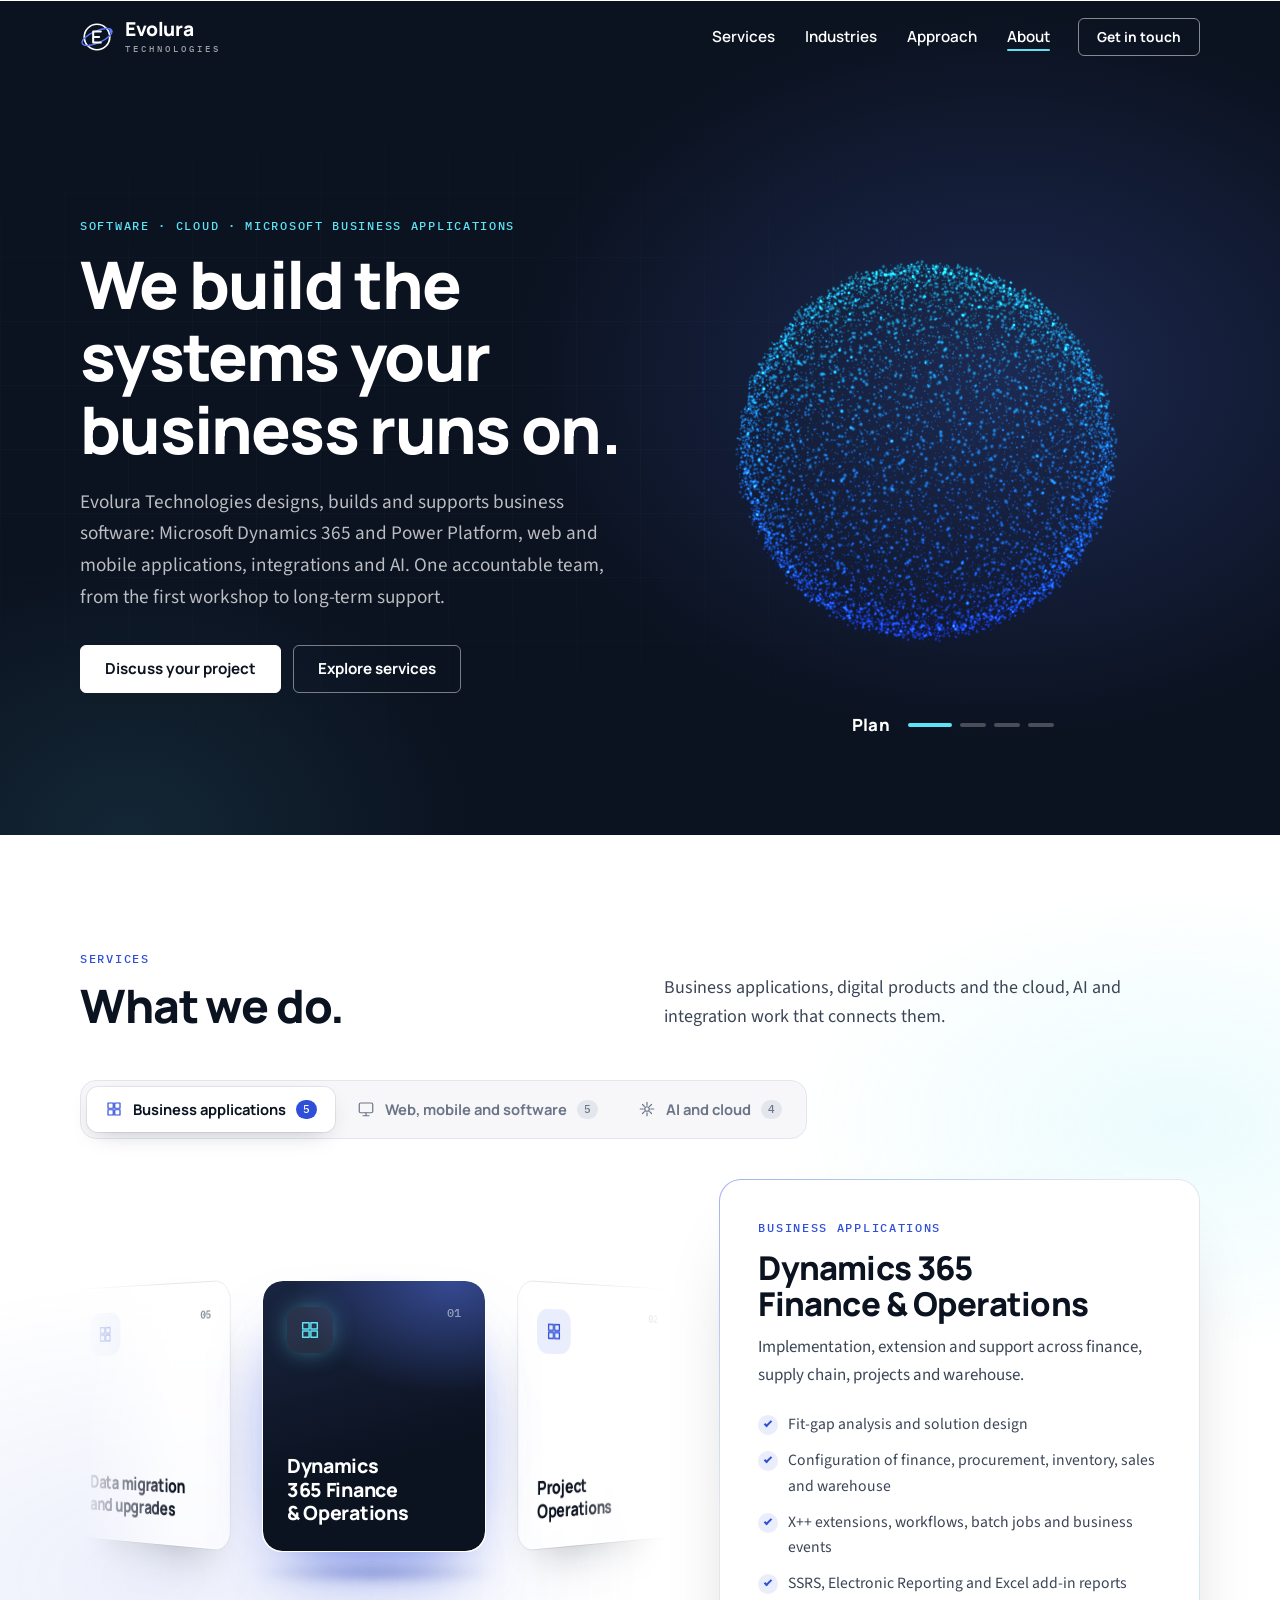
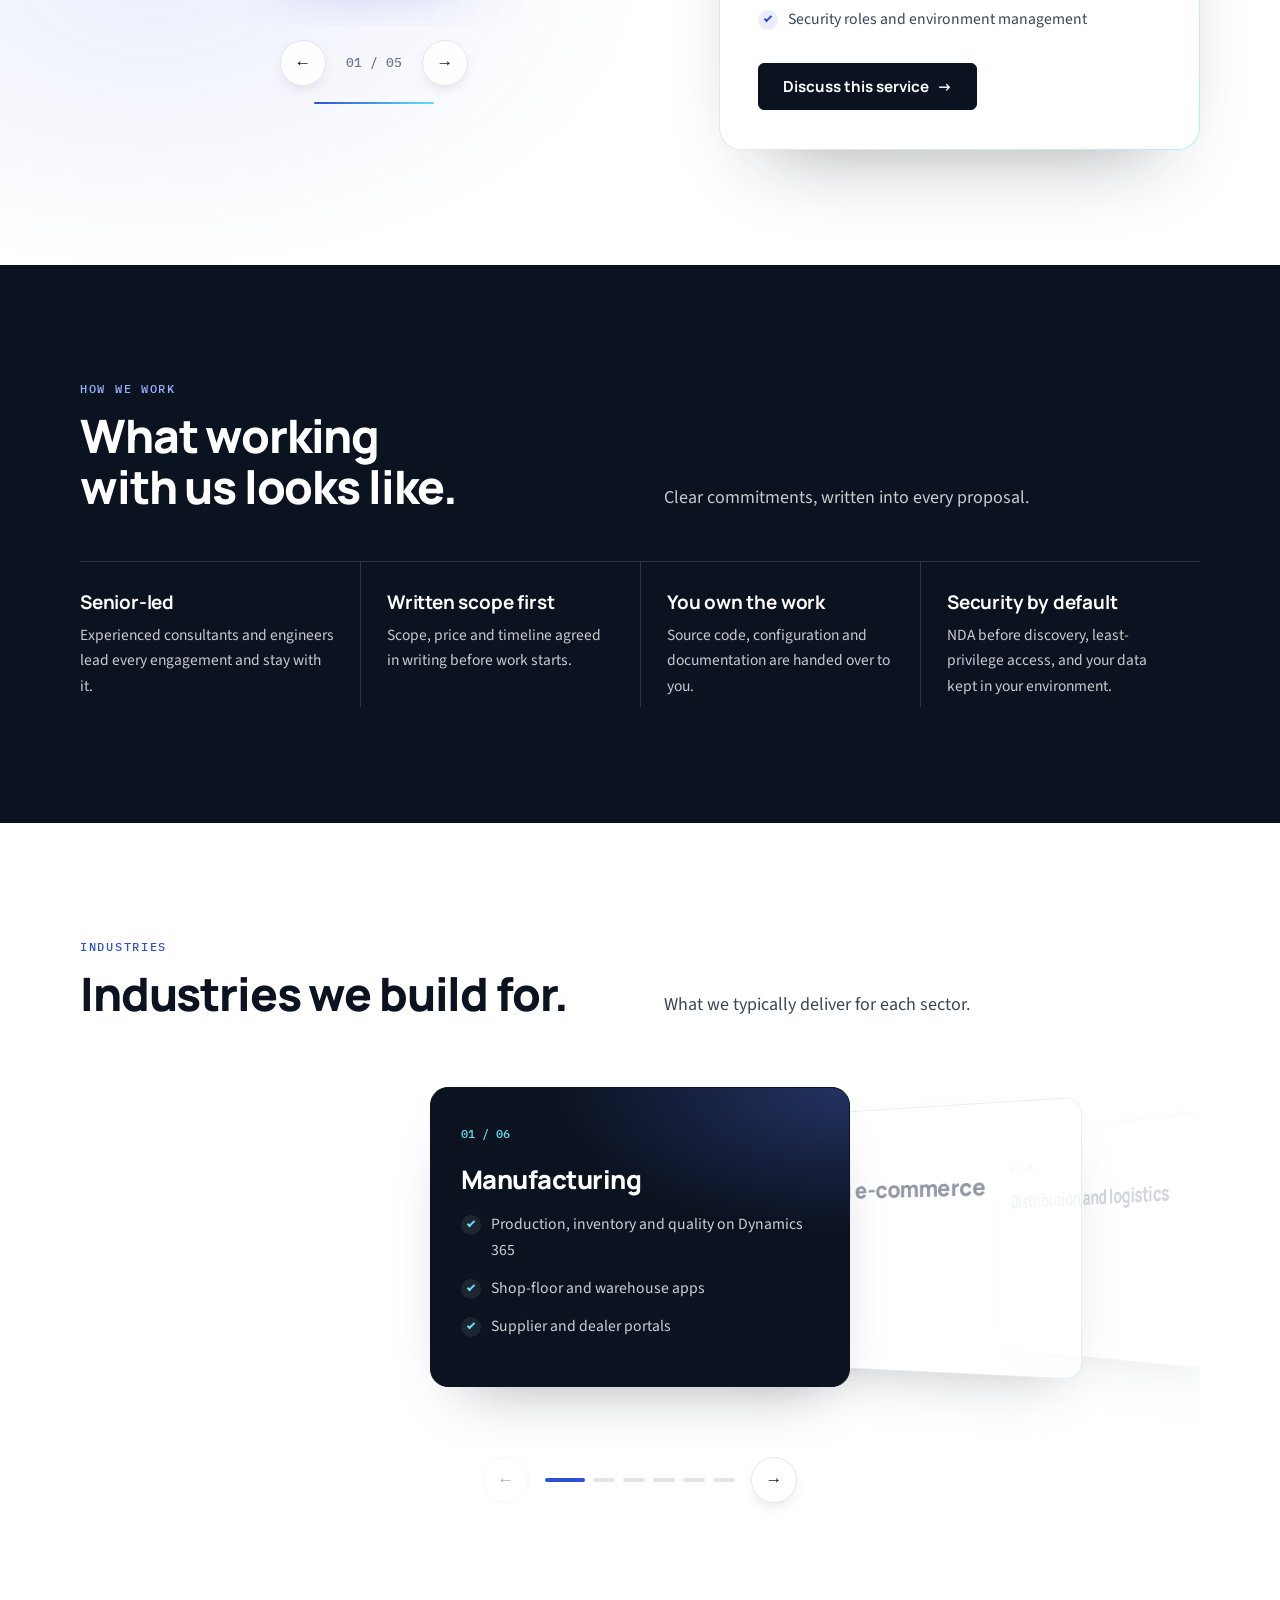
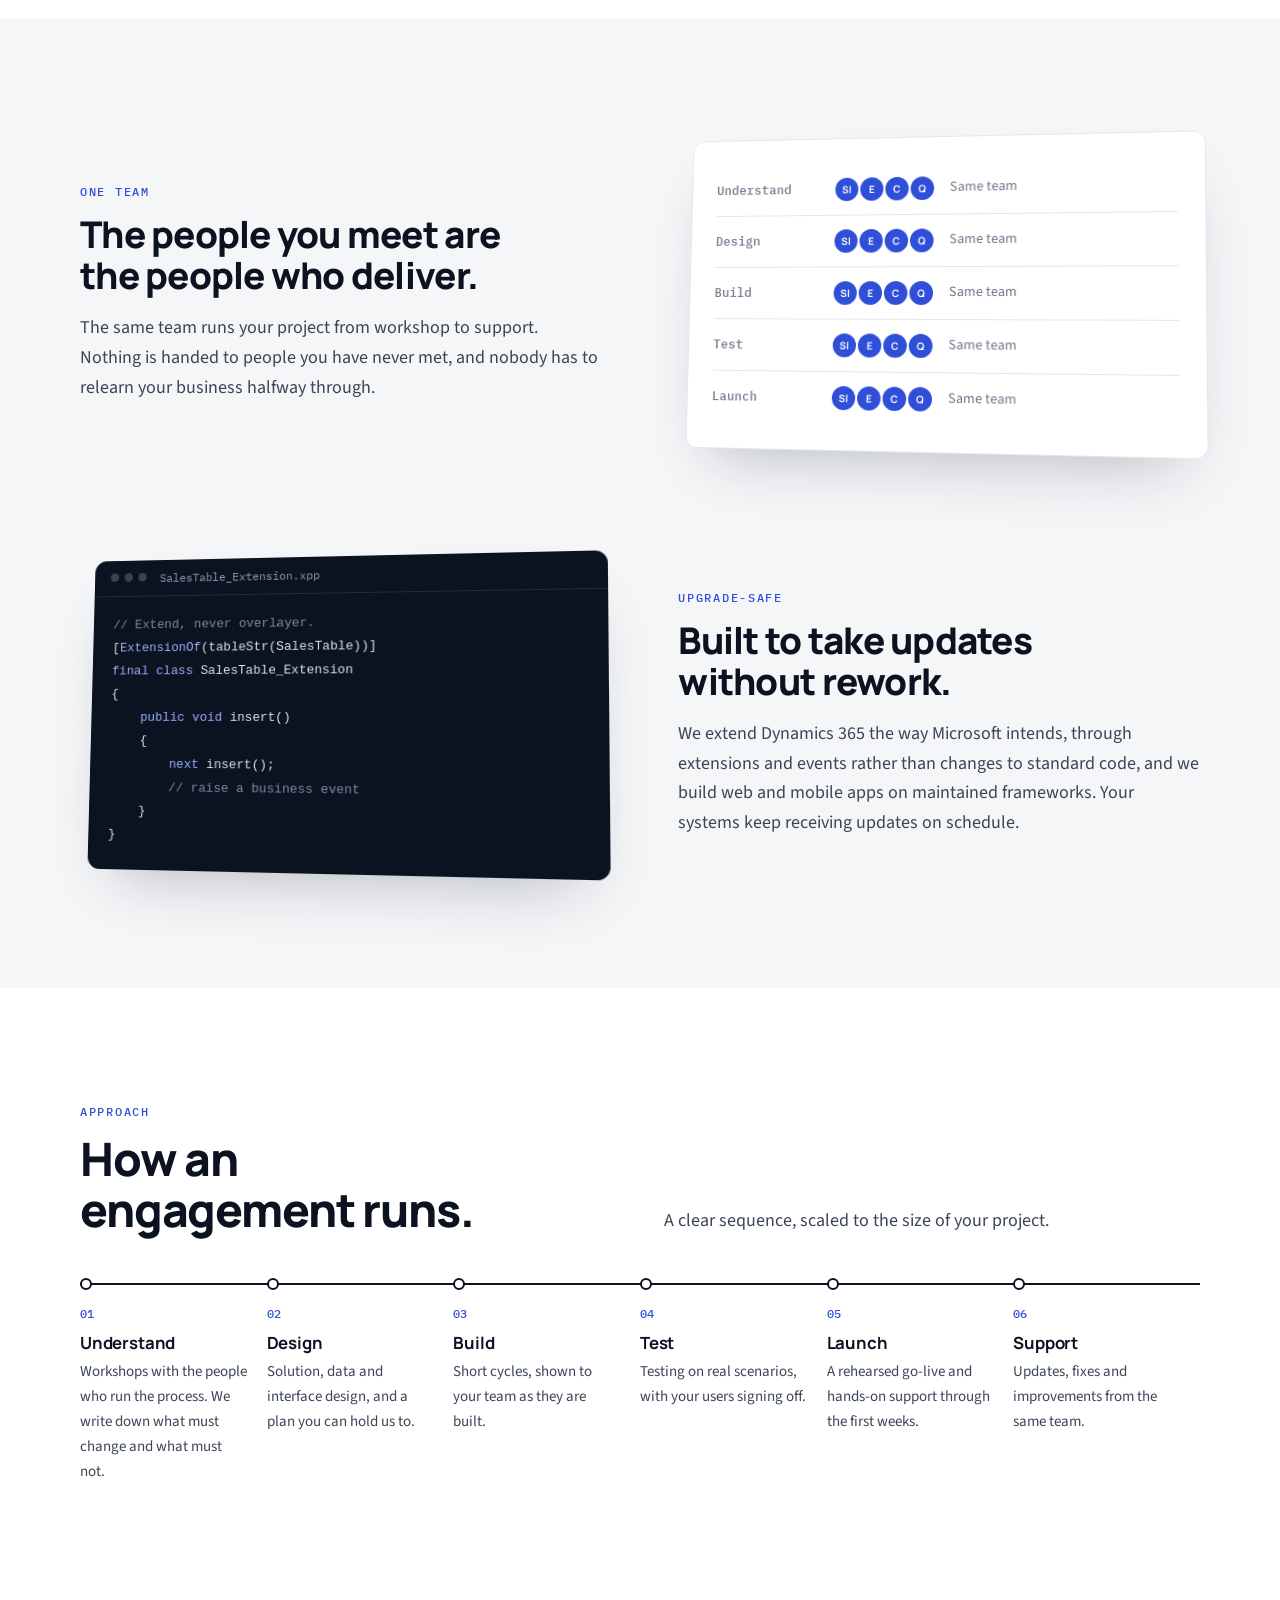
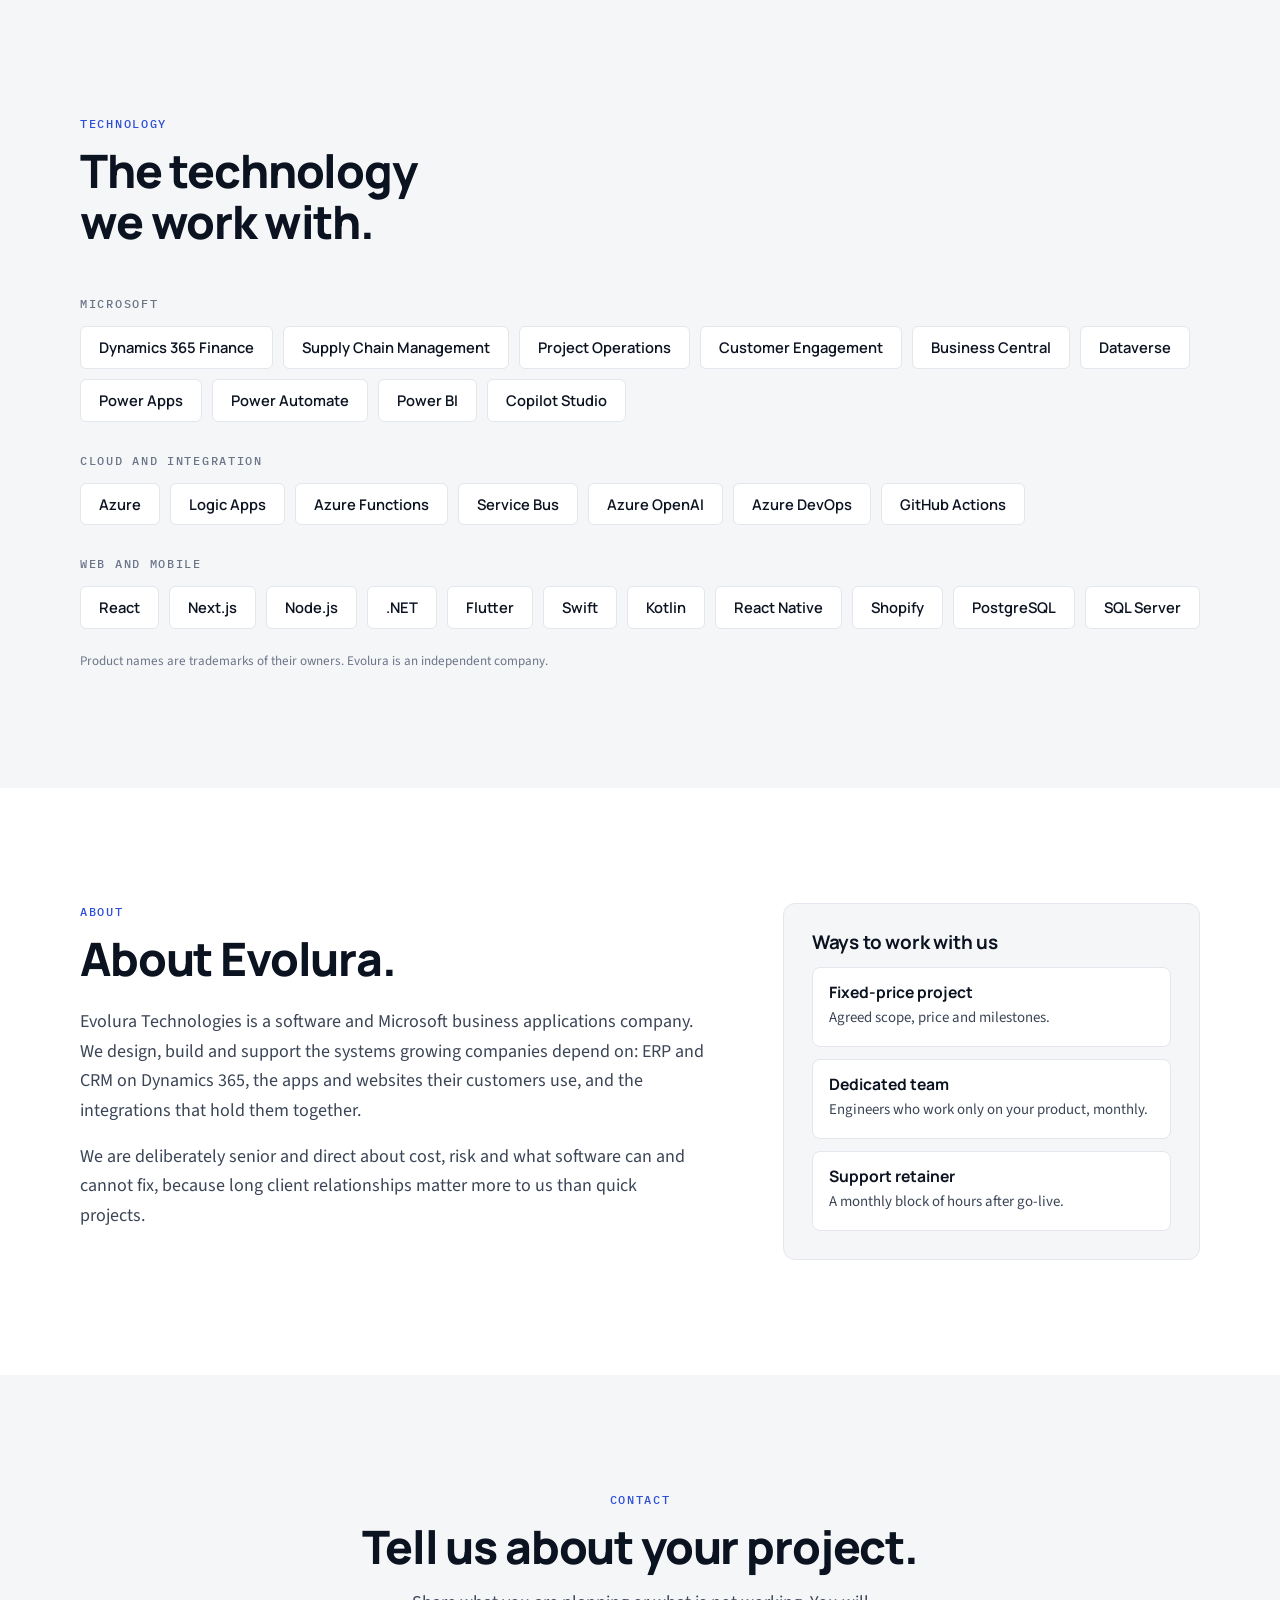
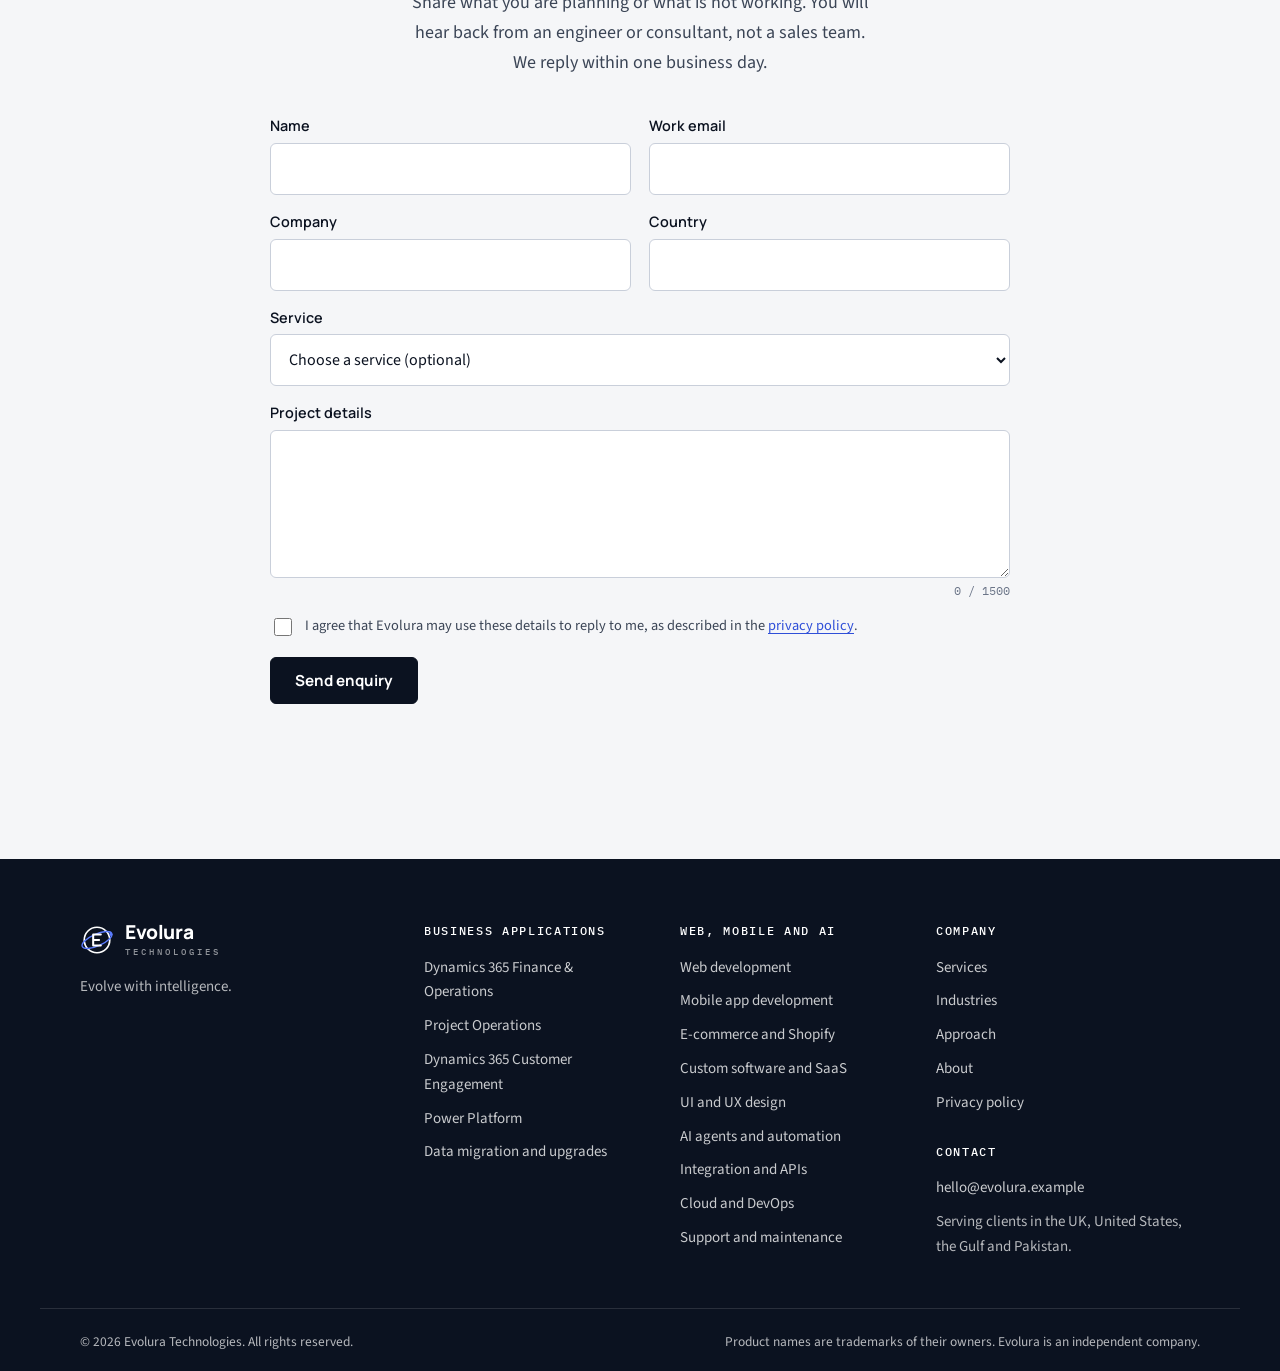
<file: index.html>
<!DOCTYPE html>
<html lang="en">
<head>
<meta charset="utf-8">
<meta name="viewport" content="width=device-width, initial-scale=1, viewport-fit=cover">
<title>Evolura Technologies | Dynamics 365, web, mobile and AI development</title>
<meta name="description" content="Evolura Technologies designs, builds and supports business software: Microsoft Dynamics 365 and Power Platform, web and mobile applications, e-commerce, integrations, cloud and AI.">
<meta name="theme-color" content="#0B1220">
<meta property="og:type" content="website">
<meta property="og:title" content="Evolura Technologies">
<meta property="og:description" content="We build the systems your business runs on: Dynamics 365, web and mobile apps, integrations and AI.">
<link rel="preconnect" href="https://fonts.googleapis.com">
<link rel="preconnect" href="https://fonts.gstatic.com" crossorigin>
<link rel="stylesheet" href="https://fonts.googleapis.com/css2?family=Manrope:wght@500;600;700;800&family=Source+Sans+3:wght@400;500;600&family=IBM+Plex+Mono:wght@400;500&display=swap">
<link rel="stylesheet" href="assets/styles.css">
</head>
<body>
<!--BODY-START-->
<a class="skip" href="#main">Skip to content</a>
<header class="top on-dark" id="top">
  <div class="wrap top-in">
    <a class="brand" href="#main" id="brand" aria-label="Evolura Technologies, home"></a>
    <nav class="nav" id="nav" aria-label="Main"></nav>
    <a class="btn btn-line btn-sm top-cta" href="#contact">Get in touch</a>
    <button class="burger" id="burger" type="button" aria-label="Open menu" aria-expanded="false"><span></span><span></span></button>
  </div>
</header>

<main id="main">
  <section class="hero">
    <div class="wrap hero-in">
      <div class="hero-copy">
        <p class="eyebrow" id="heroEyebrow"></p>
        <h1 id="heroTitle"></h1>
        <p class="lead" id="heroText"></p>
        <div class="row">
          <a class="btn btn-light" href="#contact" id="heroPrimary"></a>
          <a class="btn btn-ghost" href="#services" id="heroSecondary"></a>
        </div>
      </div>
      <div class="hero-visual">
        <div class="stage" id="stage"><div class="stage-fallback" aria-hidden="true"></div></div>
        <div class="scene-ui" id="sceneUi" hidden>
          <span class="scene-word" id="sceneWord" aria-live="polite"></span>
          <div class="scene-dots" id="sceneDots" role="tablist" aria-label="3D scenes"></div>
        </div>
      </div>
    </div>
  </section>

  <section class="sec" id="services">
    <div class="wrap">
      <div class="sec-head">
        <div><p class="eyebrow">Services</p><h2>What we do.</h2></div>
        <p class="sec-text">Business applications, digital products and the cloud, AI and integration work that connects them.</p>
      </div>
      <div class="seg" id="serviceTabs" role="tablist" aria-label="Service groups"></div>
      <div class="svc3d">
        <div class="ring-wrap">
          <div class="ring-stage" id="ringStage"><div class="ring" id="ring"></div></div>
          <div class="ctrl">
            <button class="arrow" type="button" id="ringPrev" aria-label="Previous service">&#8592;</button>
            <span class="ctrl-count" id="ringCount"></span>
            <button class="arrow" type="button" id="ringNext" aria-label="Next service">&#8594;</button>
          </div>
          <div class="ring-prog" id="ringProg" aria-hidden="true"><i></i></div>
        </div>
        <article class="svc-detail" id="svcDetail" aria-live="polite"></article>
      </div>
    </div>
  </section>

  <section class="sec dark" id="principles">
    <div class="wrap">
      <div class="sec-head">
        <div><p class="eyebrow">How we work</p><h2 id="prinHeading"></h2></div>
        <p class="sec-text" id="prinText"></p>
      </div>
      <div class="principles" id="principleList"></div>
    </div>
  </section>

  <section class="sec" id="industries">
    <div class="wrap">
      <div class="sec-head">
        <div><p class="eyebrow">Industries</p><h2 id="indHeading"></h2></div>
        <p class="sec-text" id="indText"></p>
      </div>
      <div class="flow" id="flow"><div class="flow-track" id="flowTrack"></div></div>
      <div class="ctrl ctrl-center">
        <button class="arrow" type="button" id="flowPrev" aria-label="Previous industry">&#8592;</button>
        <div class="flow-dots" id="flowDots" role="tablist" aria-label="Industries"></div>
        <button class="arrow" type="button" id="flowNext" aria-label="Next industry">&#8594;</button>
      </div>
    </div>
  </section>

  <section class="sec soft" id="why">
    <div class="wrap" id="features"></div>
  </section>

  <section class="sec" id="approach">
    <div class="wrap">
      <div class="sec-head">
        <div><p class="eyebrow">Approach</p><h2 id="approachHeading"></h2></div>
        <p class="sec-text" id="approachText"></p>
      </div>
      <ol class="steps" id="steps"></ol>
    </div>
  </section>

  <section class="sec soft" id="platforms">
    <div class="wrap">
      <div class="sec-head">
        <div><p class="eyebrow">Technology</p><h2 id="platformHeading"></h2></div>
      </div>
      <div class="tech" id="techGroups"></div>
      <p class="fine" id="platformNote"></p>
    </div>
  </section>

  <section class="sec" id="about">
    <div class="wrap about">
      <div>
        <p class="eyebrow">About</p>
        <h2 id="aboutHeading"></h2>
        <div id="aboutText"></div>
      </div>
      <aside class="aside" id="aboutAside"></aside>
    </div>
  </section>

  <section class="sec soft" id="contact">
    <div class="wrap contact">
      <p class="eyebrow">Contact</p>
      <h2 id="contactHeading"></h2>
      <p class="sec-text center" id="contactText"></p>
      <form class="form" id="form" novalidate>
        <div class="two">
          <label for="f-name">Name<input id="f-name" name="name" autocomplete="name" required></label>
          <label for="f-email">Work email<input id="f-email" name="email" type="email" autocomplete="email" required></label>
        </div>
        <div class="two">
          <label for="f-company">Company<input id="f-company" name="company" autocomplete="organization"></label>
          <label for="f-country">Country<input id="f-country" name="country" autocomplete="country-name"></label>
        </div>
        <label for="f-service">Service<select id="f-service" name="service"></select></label>
        <label for="f-msg">Project details<textarea id="f-msg" name="message" rows="5" maxlength="1500" required></textarea><span class="count" id="count">0 / 1500</span></label>
        <input type="checkbox" name="botcheck" id="f-bot" class="hp" tabindex="-1" autocomplete="off" aria-hidden="true">
        <label class="consent" for="f-consent"><input type="checkbox" id="f-consent" required><span>I agree that Evolura may use these details to reply to me, as described in the <a href="privacy.html">privacy policy</a>.</span></label>
        <button class="btn" type="submit">Send enquiry</button>
        <p class="form-msg" id="formMsg" role="status"></p>
      </form>
    </div>
  </section>
</main>

<footer class="foot">
  <div class="wrap foot-grid" id="footGrid"></div>
  <div class="wrap foot-base" id="footBase"></div>
</footer>

<button class="to-top" id="toTop" type="button" aria-label="Back to top" tabindex="-1">
  <svg class="tt-ring" viewBox="0 0 58 58" aria-hidden="true"><circle class="tt-track" cx="29" cy="29" r="26"/><circle class="tt-bar" id="ttBar" cx="29" cy="29" r="26"/></svg>
  <span class="tt-face" id="ttFace"><svg class="tt-arrow" viewBox="0 0 24 24" aria-hidden="true"><path d="M12 19V5M5.5 11.5 12 5l6.5 6.5"/></svg></span>
</button>

<script src="site.config.js"></script>
<script src="assets/lenis.js"></script>
<script src="assets/hero3d.js"></script>
<script src="assets/app.js"></script>
<!--BODY-END-->
</body>
</html>
</file>
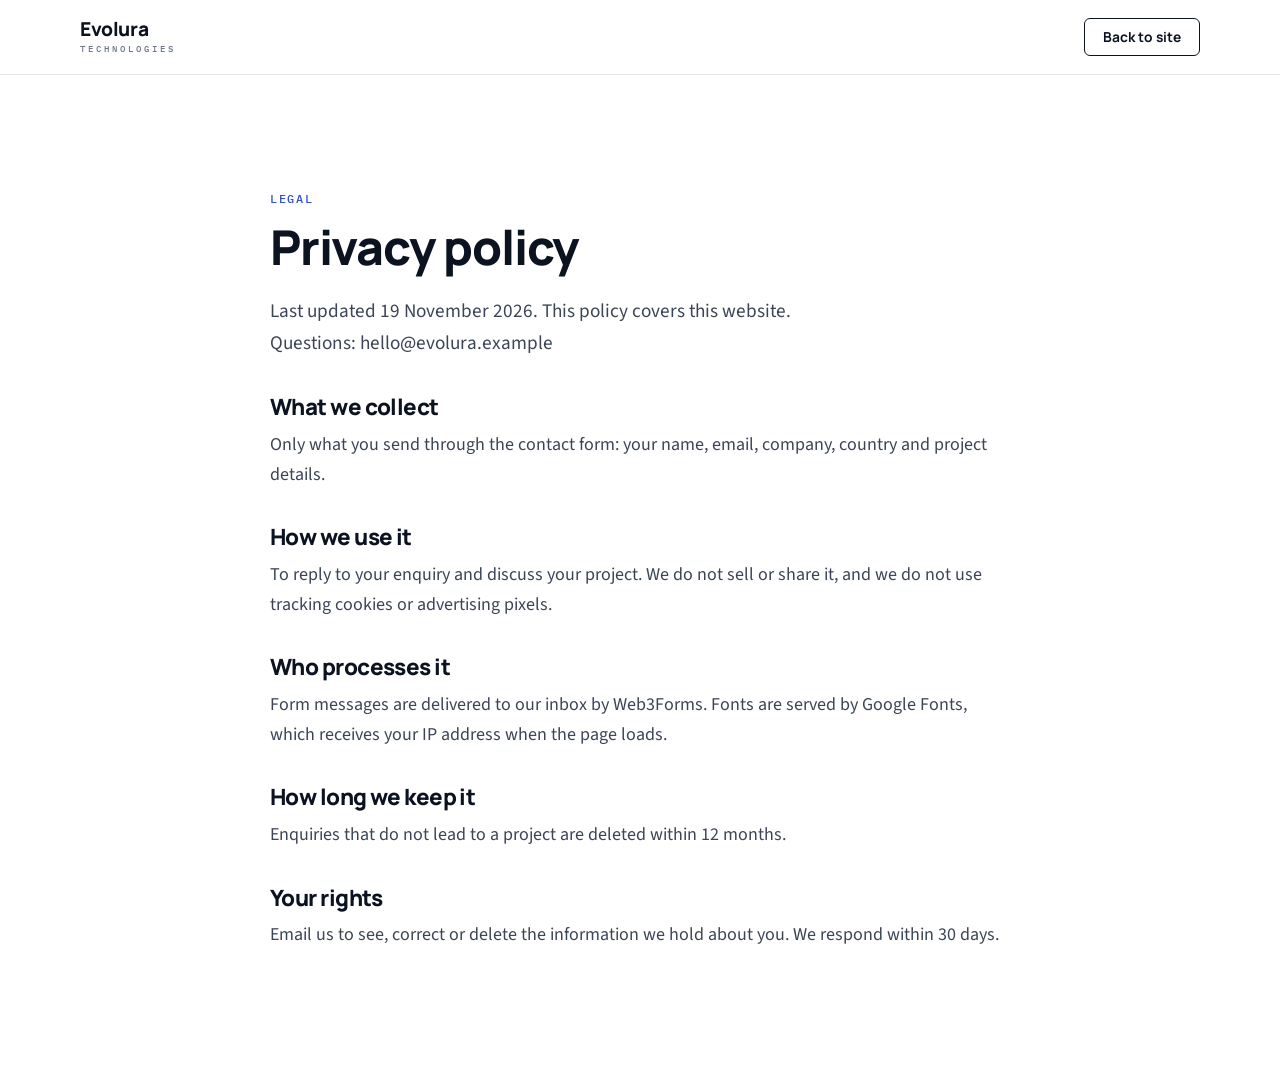
<file: privacy.html>
<!DOCTYPE html>
<html lang="en">
<head>
<meta charset="utf-8">
<meta name="viewport" content="width=device-width, initial-scale=1, viewport-fit=cover">
<title>Privacy policy | Evolura Technologies</title>
<meta name="description" content="How Evolura Technologies handles information sent through this website.">
<link rel="stylesheet" href="https://fonts.googleapis.com/css2?family=Manrope:wght@500;600;700;800&family=Source+Sans+3:wght@400;500;600&family=IBM+Plex+Mono:wght@400;500&display=swap">
<link rel="stylesheet" href="assets/styles.css">
</head>
<body>
<header class="top scrolled"><div class="wrap top-in"><a class="brand" href="index.html" id="brand"></a><a class="btn btn-line btn-sm" href="index.html" style="margin-left:auto">Back to site</a></div></header>
<main class="sec"><div class="wrap" style="max-width:820px">
  <p class="eyebrow">Legal</p>
  <h1 style="font-size:clamp(2rem,4vw,3rem)">Privacy policy</h1>
  <p class="lead" id="updated"></p>
  <div id="policy"></div>
</div></main>
<script src="site.config.js"></script>
<script src="assets/privacy.js"></script>
</body>
</html>
</file>
<file: assets/styles.css>
/* Evolura v2. Layout: a calm consultancy page on white, one deep ink, one accent.
   Section rhythm alternates white, soft grey and one dark credentials band.
   Colours are overridden from site.config.js. */
:root {
  --ink: #0B1220; --body: #3B4556; --muted: #6B7588; --bg: #FFFFFF; --soft: #F5F6F8; --line: #E3E6EC;
  --accent: #2F4FD8; --accent-soft: #E9EDFC; --glow-a: #5B7CFF; --glow-b: #5EE3F5;
  --f-head: "Manrope", "Segoe UI", system-ui, sans-serif;
  --f-body: "Source Sans 3", "Segoe UI", system-ui, sans-serif;
  --f-mono: "IBM Plex Mono", Consolas, monospace;
  color-scheme: light;
}
*, *::before, *::after { box-sizing: border-box; }
html { scroll-behavior: smooth; scroll-padding-top: 80px; overflow-x: clip; }
body { margin: 0; background: var(--bg); color: var(--body); font: 18px/1.65 var(--f-body); -webkit-font-smoothing: antialiased; }
a { color: var(--accent); text-underline-offset: 3px; }
:focus-visible { outline: 2px solid var(--accent); outline-offset: 3px; border-radius: 4px; }
[hidden] { display: none !important; }
h1, h2, h3 { font-family: var(--f-head); color: var(--ink); margin: 0; text-wrap: balance; letter-spacing: -0.025em; line-height: 1.1; }
h1 { font-size: clamp(2.4rem, 5.2vw, 4.1rem); font-weight: 800; }
h2 { font-size: clamp(1.9rem, 3.6vw, 2.9rem); font-weight: 800; }
h3 { font-size: 1.18rem; font-weight: 700; letter-spacing: -0.01em; }
p { margin: 0; }
.wrap { width: 100%; max-width: 1200px; margin-inline: auto; padding-inline: clamp(16px, 4vw, 40px); }
.skip { position: absolute; left: -999px; top: 8px; background: var(--ink); color: #fff; padding: 8px 14px; z-index: 99; border-radius: 6px; }
.skip:focus { left: 12px; }
.eyebrow { font: 500 .76rem/1.4 var(--f-mono); letter-spacing: .14em; text-transform: uppercase; color: var(--accent); margin-bottom: 14px; }
.lead { font-size: 1.2rem; max-width: 56ch; margin-top: 22px; }
.row { display: flex; flex-wrap: wrap; gap: 12px; margin-top: 32px; }
.fine { font-size: .82rem; color: var(--muted); margin-top: 22px; }

.btn { display: inline-flex; align-items: center; justify-content: center; gap: 8px; white-space: nowrap; cursor: pointer; text-decoration: none;
  font: 700 .95rem/1 var(--f-head); color: #fff; background: var(--ink); border: 1.5px solid var(--ink); padding: 15px 24px; border-radius: 6px; transition: background .2s, border-color .2s, color .2s; }
.btn:hover { background: var(--accent); border-color: var(--accent); }
.btn-line { background: transparent; color: var(--ink); border-color: var(--ink); }
.btn-line:hover { background: var(--ink); color: #fff; border-color: var(--ink); }
.btn-sm { padding: 11px 18px; font-size: .86rem; }

/* Header */
.top { position: sticky; top: env(safe-area-inset-top, 0px); z-index: 30; background: rgba(255, 255, 255, .92); backdrop-filter: blur(12px); border-bottom: 1px solid transparent; transition: border-color .2s; }
.top.scrolled { border-bottom-color: var(--line); }
.top-in { display: flex; align-items: center; gap: 28px; height: 74px; }
.brand { display: inline-flex; align-items: center; gap: 11px; text-decoration: none; color: var(--ink); }
.brand svg { width: 34px; height: 34px; flex: none; }
.brand .wm { display: flex; flex-direction: column; line-height: 1; }
.brand .wm b { font: 800 1.2rem/1 var(--f-head); letter-spacing: -0.02em; }
.brand .wm small { font: 500 .58rem/1 var(--f-mono); letter-spacing: .32em; text-transform: uppercase; color: var(--muted); margin-top: 5px; }
.nav { display: flex; gap: 30px; margin-left: auto; }
.nav a { color: var(--ink); text-decoration: none; font: 600 .95rem/1 var(--f-head); padding: 8px 0; border-bottom: 2px solid transparent; }

.burger { display: none; background: none; border: 0; width: 42px; height: 42px; padding: 10px; cursor: pointer; margin-left: auto; }
.burger span { display: block; height: 2px; background: var(--ink); margin: 6px 0; }

/* Seamless motion: smooth scroll support, header colour transitions, animated menu */
html.lenis, html.lenis body { height: auto; }
.lenis.lenis-stopped { overflow: clip; }
.lenis.lenis-smooth iframe { pointer-events: none; }
:root { --mark-ac: var(--accent); --ease: cubic-bezier(.2, .8, .2, 1); }
.top { transition: background-color .45s var(--ease), border-color .45s var(--ease), backdrop-filter .45s var(--ease), box-shadow .45s var(--ease); }
.top.lifted:not(.on-dark) { box-shadow: 0 10px 30px -22px rgba(11, 18, 32, .35); }
.brand, .nav a, .top-cta, .burger span { transition: color .45s var(--ease), background-color .45s var(--ease), border-color .45s var(--ease), transform .4s var(--ease), opacity .3s; }
.brand svg ellipse, .brand svg circle:last-child { transition: stroke .45s var(--ease), fill .45s var(--ease); }
.top.on-dark, .foot { --mark-ac: var(--glow-a); }
.nav a { position: relative; border-bottom: 0; }
.nav a::after { content: ""; position: absolute; left: 0; right: 0; bottom: 2px; height: 2px; border-radius: 2px; background: var(--accent); transform: scaleX(0); transform-origin: left; transition: transform .45s var(--ease); }
.top.on-dark .nav a::after { background: var(--glow-b); }
.nav a:hover::after, .nav a.active::after { transform: scaleX(1); }
.burger { position: relative; }
.burger span { transform-origin: center; }
.top.menu-open .burger span:first-child { transform: translateY(4px) rotate(45deg); }
.top.menu-open .burger span:last-child { transform: translateY(-4px) rotate(-45deg); }

/* Hero: dark stage for the interactive 3D form */
.hero { position: relative; background: var(--ink); color: rgba(255, 255, 255, .78); overflow: hidden; margin-top: -74px; padding-top: 74px; }
.hero::before { content: ""; position: absolute; inset: 0; pointer-events: none;
  background: radial-gradient(700px 520px at 78% 45%, color-mix(in srgb, var(--glow-a) 22%, transparent), transparent 70%),
              radial-gradient(500px 400px at 10% 100%, color-mix(in srgb, var(--glow-b) 10%, transparent), transparent 70%); }
.hero::after { content: ""; position: absolute; inset: 0; pointer-events: none; opacity: .5;
  background-image: linear-gradient(rgba(255,255,255,.05) 1px, transparent 1px), linear-gradient(90deg, rgba(255,255,255,.05) 1px, transparent 1px);
  background-size: 64px 64px; mask-image: radial-gradient(ellipse at 30% 50%, #000 0%, transparent 70%); -webkit-mask-image: radial-gradient(ellipse at 30% 50%, #000 0%, transparent 70%); }
.hero h1 { color: #fff; }
.hero .eyebrow { color: var(--glow-b); }
.hero .lead { color: rgba(255, 255, 255, .72); }
.hero-in { position: relative; z-index: 1; display: grid; grid-template-columns: 1fr 1fr; gap: 24px; align-items: center; min-height: min(760px, calc(100svh - 74px)); padding-block: clamp(40px, 6vw, 80px); }
.hero-in > * { min-width: 0; }
.hero-visual { position: relative; }
.stage { position: relative; width: 100%; aspect-ratio: 1; max-width: 620px; margin-inline: auto; cursor: pointer; }
.stage canvas { display: block; width: 100% !important; height: 100% !important; }
.stage-fallback { position: absolute; inset: 14%; border-radius: 50%;
  background: radial-gradient(circle at 40% 35%, color-mix(in srgb, var(--glow-b) 40%, transparent), color-mix(in srgb, var(--glow-a) 25%, transparent) 45%, transparent 70%); }
.scene-ui { display: flex; align-items: center; justify-content: center; gap: 18px; margin-top: -8px; }
.scene-word { font: 800 1.05rem/1 var(--f-head); color: #fff; letter-spacing: .02em; min-width: 92px; text-align: right; }
.scene-dots { display: flex; gap: 8px; }
.scene-dots button { width: 26px; height: 4px; padding: 0; border: 0; border-radius: 2px; background: rgba(255, 255, 255, .25); cursor: pointer; transition: background .3s, width .3s; }
.scene-dots button[aria-selected="true"] { width: 44px; background: var(--glow-b); }
.btn-light { background: #fff; color: var(--ink); border-color: #fff; }
.btn-light:hover { background: var(--glow-b); border-color: var(--glow-b); color: var(--ink); }
.btn-ghost { background: transparent; color: #fff; border-color: rgba(255, 255, 255, .45); }
.btn-ghost:hover { background: #fff; color: var(--ink); border-color: #fff; }

/* Header over the dark hero */
.top.on-dark { background: transparent; backdrop-filter: none; }
.top.on-dark.lifted { background: color-mix(in srgb, var(--ink) 82%, transparent); backdrop-filter: blur(14px); -webkit-backdrop-filter: blur(14px); border-bottom-color: rgba(255, 255, 255, .08); }
.top.on-dark .nav a, .top.on-dark .brand { color: #fff; }
.top.on-dark .brand .wm small { color: rgba(255, 255, 255, .6); }
.top.on-dark .top-cta { color: #fff; border-color: rgba(255, 255, 255, .5); }
.top.on-dark .top-cta:hover { background: #fff; color: var(--ink); }
.top.on-dark .burger span { background: #fff; }

/* Sections */
.sec { padding-block: clamp(64px, 9vw, 120px); }
.soft { background: var(--soft); }
.dark { background: var(--ink); color: rgba(255, 255, 255, .78); }
.dark h2, .dark h3 { color: #fff; }
.dark .eyebrow { color: #9DB0FF; }
.sec-head { display: grid; grid-template-columns: 1fr 1fr; gap: 24px 48px; align-items: end; margin-bottom: 48px; }
.sec-head > * { min-width: 0; }
.sec-text { max-width: 52ch; }
.sec-text.center { margin: 16px auto 0; text-align: center; }

/* Services: segmented control + 3D ring + detail panel (soft, glassy) */
#services { position: relative; background:
  radial-gradient(700px 420px at 12% 72%, color-mix(in srgb, var(--accent) 9%, transparent), transparent 70%),
  radial-gradient(560px 340px at 92% 28%, color-mix(in srgb, var(--glow-b) 12%, transparent), transparent 70%), var(--bg); overflow: hidden; }
.seg { position: relative; display: inline-flex; flex-wrap: wrap; gap: 4px; padding: 6px; background: color-mix(in srgb, var(--soft) 80%, transparent); border: 1px solid var(--line); border-radius: 16px; backdrop-filter: blur(8px); }
.seg-ind { position: absolute; z-index: 0; border-radius: 11px; background: var(--bg); box-shadow: 0 8px 24px -10px rgba(11, 18, 32, .28), 0 0 0 1px var(--line); transition: left .45s cubic-bezier(.2, .8, .2, 1), top .45s cubic-bezier(.2, .8, .2, 1), width .45s cubic-bezier(.2, .8, .2, 1); }
.seg-b { position: relative; z-index: 1; display: inline-flex; align-items: center; gap: 10px; border: 0; background: transparent; color: var(--muted); font: 700 .92rem/1 var(--f-head); padding: 13px 18px; border-radius: 11px; cursor: pointer; transition: color .3s; }
.seg-b svg { width: 18px; height: 18px; flex: none; transition: color .3s; }
.seg-b em { font: 500 .7rem/1 var(--f-mono); font-style: normal; padding: 4px 7px; border-radius: 999px; background: var(--line); color: var(--muted); transition: background .3s, color .3s; }
.seg-b:hover { color: var(--ink); }
.seg-b[aria-selected="true"] { color: var(--ink); }
.seg-b[aria-selected="true"] svg { color: var(--accent); }
.seg-b[aria-selected="true"] em { background: var(--accent); color: #fff; }

.svc3d { display: grid; grid-template-columns: 1.1fr .9fr; gap: clamp(24px, 4vw, 56px); align-items: center; margin-top: 40px; }
.svc3d > * { min-width: 0; }
.ring-wrap { position: relative; }
.ring-stage { position: relative; height: 400px; perspective: 1300px; perspective-origin: 50% 40%; overflow: hidden; cursor: grab; touch-action: pan-y; user-select: none;
  -webkit-mask-image: linear-gradient(90deg, transparent 0, #000 16%, #000 84%, transparent 100%); mask-image: linear-gradient(90deg, transparent 0, #000 16%, #000 84%, transparent 100%); }
.ring-stage:active { cursor: grabbing; }
.ring-stage::before { content: ""; position: absolute; left: 50%; top: 50%; width: 340px; height: 340px; transform: translate(-50%, -50%); border-radius: 50%; pointer-events: none;
  background: radial-gradient(circle, color-mix(in srgb, var(--accent) 20%, transparent), transparent 65%); filter: blur(10px); animation: breathe 6s ease-in-out infinite; }
.ring-stage::after { content: ""; position: absolute; left: 50%; bottom: 42px; width: 42%; height: 22px; transform: translateX(-50%); border-radius: 50%;
  background: radial-gradient(closest-side, color-mix(in srgb, var(--accent) 22%, rgba(11, 18, 32, .12)), transparent); filter: blur(4px); pointer-events: none; }
@keyframes breathe { 50% { transform: translate(-50%, -50%) scale(1.12); opacity: .7; } }
.ring { position: absolute; left: 50%; top: 50%; width: 0; height: 0; transform-style: preserve-3d; transition: transform .6s cubic-bezier(.2, .8, .2, 1); }
.r-card { position: absolute; left: -112px; top: -146px; width: 224px; height: 272px; display: flex; flex-direction: column; gap: 12px; padding: 26px 24px; text-align: left; cursor: pointer; overflow: hidden;
  color: var(--ink); font: inherit; border-radius: 20px; backface-visibility: hidden; -webkit-backface-visibility: hidden;
  background: linear-gradient(160deg, rgba(255, 255, 255, .92), rgba(255, 255, 255, .7)); border: 1px solid rgba(255, 255, 255, .9);
  box-shadow: 0 1px 0 rgba(255, 255, 255, .9) inset, 0 24px 48px -28px rgba(11, 18, 32, .35), 0 0 0 1px var(--line);
  backdrop-filter: blur(12px); -webkit-backdrop-filter: blur(12px);
  transition: transform .85s cubic-bezier(.2, .8, .2, 1), opacity .6s, box-shadow .5s, color .5s; }
.r-card::before { content: ""; position: absolute; inset: 0; border-radius: inherit; opacity: 0; transition: opacity .6s;
  background: radial-gradient(120% 70% at 85% 0%, color-mix(in srgb, var(--glow-a) 45%, transparent), transparent 60%), linear-gradient(165deg, #1A2541, var(--ink) 65%); }
.r-card::after { content: ""; position: absolute; top: -60%; left: -80%; width: 60%; height: 220%; transform: rotate(18deg); pointer-events: none; opacity: 0;
  background: linear-gradient(90deg, transparent, rgba(255, 255, 255, .16), transparent); }
.r-card > * { position: relative; z-index: 1; }
.r-card b { margin-top: auto; font: 800 1.22rem/1.2 var(--f-head); letter-spacing: -0.015em; text-wrap: balance; }
.r-ico { display: grid; place-items: center; width: 46px; height: 46px; border-radius: 14px; background: var(--accent-soft); color: var(--accent); transition: background .5s, color .5s, box-shadow .5s; }
.r-ico svg { width: 22px; height: 22px; }
.r-num { position: absolute; top: 26px; right: 24px; font: 500 .74rem/1 var(--f-mono); color: var(--muted); }
.r-hint { font: 600 .82rem/1 var(--f-head); color: var(--glow-b); opacity: 0; transform: translateY(6px); transition: opacity .5s .2s, transform .5s .2s; }
.r-card.front { color: #fff; box-shadow: 0 40px 70px -28px color-mix(in srgb, var(--accent) 65%, transparent), 0 0 0 1px rgba(255, 255, 255, .06); }
.r-card.front::before { opacity: 1; }
.r-card.front::after { opacity: 1; animation: sheen 5s ease-in-out infinite; }
.r-card.front .r-ico { background: rgba(255, 255, 255, .08); color: var(--glow-b); box-shadow: 0 0 24px -4px color-mix(in srgb, var(--glow-b) 60%, transparent); }
.r-card.front .r-num { color: rgba(255, 255, 255, .5); }
@keyframes sheen { 0%, 55% { left: -80%; } 100% { left: 130%; } }

.ctrl { display: flex; align-items: center; justify-content: center; gap: 16px; margin-top: 14px; }
.ctrl-count { font: 500 .82rem/1 var(--f-mono); color: var(--muted); min-width: 64px; text-align: center; font-variant-numeric: tabular-nums; }
.arrow { width: 46px; height: 46px; border-radius: 50%; border: 1px solid var(--line); background: color-mix(in srgb, var(--bg) 85%, transparent); color: var(--ink); font-size: 1.05rem; cursor: pointer;
  box-shadow: 0 6px 18px -10px rgba(11, 18, 32, .3); transition: background .25s, color .25s, border-color .25s, transform .25s, opacity .25s; }
.arrow:hover:not(:disabled) { background: var(--ink); color: #fff; border-color: var(--ink); transform: translateY(-2px); }
.arrow:disabled { opacity: .35; cursor: default; box-shadow: none; }
.ring-prog { width: 120px; height: 2px; margin: 16px auto 0; border-radius: 2px; background: var(--line); overflow: hidden; transition: opacity .4s; }
.ring-prog i { display: block; height: 100%; width: 100%; background: linear-gradient(90deg, var(--accent), var(--glow-b)); transform-origin: 0 50%; transform: scaleX(0); }
.ring-prog.run i { animation: prog 4.5s linear forwards; }
.ring-prog.off { opacity: 0; }
@keyframes prog { to { transform: scaleX(1); } }

.svc-detail { position: relative; display: flex; flex-direction: column; justify-content: center; padding: clamp(26px, 3vw, 40px); border-radius: 22px; border: 1px solid transparent;
  background: linear-gradient(var(--bg), var(--bg)) padding-box,
              linear-gradient(140deg, color-mix(in srgb, var(--accent) 45%, transparent), var(--line) 35%, var(--line) 65%, color-mix(in srgb, var(--glow-b) 55%, transparent)) border-box;
  box-shadow: 0 40px 80px -48px rgba(11, 18, 32, .45); }
.svc-detail h3 { font-size: clamp(1.5rem, 2.6vw, 2.05rem); font-weight: 800; letter-spacing: -0.025em; }
.svc-detail .d-lead { margin-top: 12px; font-size: 1.06rem; }
.svc-detail > .btn { align-self: flex-start; }
.d-points { list-style: none; padding: 0; margin: 22px 0 30px; display: grid; gap: 10px; }
.d-points li, .f-card li { padding-left: 30px; position: relative; font-size: .98rem; }
.d-points li::before, .f-card li::before { content: ""; position: absolute; left: 0; top: .2em; width: 20px; height: 20px; border-radius: 50%; background: var(--accent-soft); }
.d-points li::after, .f-card li::after { content: ""; position: absolute; left: 6px; top: calc(.2em + 6px); width: 8px; height: 4px; border-left: 2px solid var(--accent); border-bottom: 2px solid var(--accent); transform: rotate(-45deg); }
.svc-detail.swap > * { animation: rise .55s cubic-bezier(.2, .8, .2, 1) both; }
.svc-detail.swap > :nth-child(2) { animation-delay: .04s; }
.svc-detail.swap > :nth-child(3) { animation-delay: .08s; }
.svc-detail.swap .d-points li { animation: rise .55s cubic-bezier(.2, .8, .2, 1) both; }
.svc-detail.swap .d-points li:nth-child(1) { animation-delay: .12s; }
.svc-detail.swap .d-points li:nth-child(2) { animation-delay: .16s; }
.svc-detail.swap .d-points li:nth-child(3) { animation-delay: .2s; }
.svc-detail.swap .d-points li:nth-child(4) { animation-delay: .24s; }
.svc-detail.swap .d-points li:nth-child(5) { animation-delay: .28s; }
.svc-detail.swap > .btn { animation-delay: .3s; }
@keyframes rise { from { opacity: 0; transform: translateY(10px); filter: blur(3px); } }
.svc-detail .btn span { transition: transform .25s; }
.svc-detail .btn:hover span { transform: translateX(4px); }

/* Industries: 3D coverflow */
.flow { position: relative; height: 380px; perspective: 1400px; overflow: hidden; touch-action: pan-y; user-select: none; }
.flow-track { position: absolute; inset: 0; transform-style: preserve-3d; }
.f-card { position: absolute; left: 50%; top: 20px; width: min(420px, 78vw); min-height: 300px; padding: 30px; border-radius: 18px; cursor: pointer;
  background: var(--bg); border: 1px solid var(--line); box-shadow: 0 30px 60px -36px rgba(11, 18, 32, .4);
  transition: transform .7s cubic-bezier(.2, .8, .2, 1), opacity .5s, background .4s, color .4s; }
.f-card h3 { font-size: 1.6rem; font-weight: 800; letter-spacing: -0.02em; margin: 18px 0; }
.f-num { font: 500 .74rem/1 var(--f-mono); color: var(--muted); }
.f-card ul { list-style: none; padding: 0; margin: 0; display: grid; gap: 12px; transition: opacity .4s; }
.f-card:not(.on) ul { opacity: 0; }
.f-card:not(.on) h3 { color: var(--muted); }
.f-card.on { color: rgba(255, 255, 255, .8); border-color: var(--ink); cursor: default;
  background: radial-gradient(120% 80% at 100% 0%, color-mix(in srgb, var(--glow-a) 30%, transparent), transparent 60%), var(--ink); }
.f-card.on h3 { color: #fff; }
.f-card.on .f-num { color: var(--glow-b); }
.f-card.on li::before { background: rgba(255, 255, 255, .08); }
.f-card.on li::after { border-color: var(--glow-b); }
.ctrl-center { margin-top: 10px; }
.flow-dots { display: flex; gap: 8px; }
.flow-dots button { width: 22px; height: 4px; padding: 0; border: 0; border-radius: 2px; background: var(--line); cursor: pointer; transition: width .3s, background .3s; }
.flow-dots button[aria-selected="true"] { width: 40px; background: var(--accent); }

/* Feature blocks */
.feature { display: grid; grid-template-columns: 1fr 1fr; gap: clamp(32px, 6vw, 80px); align-items: center; }
.feature + .feature { margin-top: clamp(64px, 8vw, 110px); }
.feature:nth-child(even) .f-visual { order: -1; }
.feature > * { min-width: 0; }
.feature h3 { font-size: clamp(1.6rem, 3vw, 2.3rem); font-weight: 800; letter-spacing: -0.02em; margin-bottom: 18px; }
.f-visual { perspective: 1000px; }
.v-card { background: var(--bg); border: 1px solid var(--line); border-radius: 12px; padding: 26px; box-shadow: 0 30px 60px -30px rgba(14, 23, 38, .3); transform: rotateY(-8deg) rotateX(4deg); transition: transform .5s; }
.f-visual:hover .v-card { transform: none; }
.v-row { display: grid; grid-template-columns: 110px 1fr; gap: 14px; align-items: center; padding: 12px 0; border-bottom: 1px solid var(--line); font-size: .92rem; }
.v-row:last-child { border-bottom: 0; }
.v-row b { font: 600 .82rem/1.2 var(--f-mono); color: var(--muted); font-weight: 500; }
.v-bar { display: flex; align-items: center; gap: 10px; }
.v-bar i { display: grid; place-items: center; width: 30px; height: 30px; border-radius: 50%; background: var(--accent); color: #fff; font: 700 .72rem/1 var(--f-head); font-style: normal; flex: none; }
.v-code { background: var(--ink); color: #DCE3F5; border-color: var(--ink); padding: 0; overflow: hidden; }
.v-code .bar { display: flex; gap: 6px; padding: 12px 16px; border-bottom: 1px solid rgba(255, 255, 255, .1); font: 400 .74rem/1 var(--f-mono); color: #8C97B0; }
.v-code .bar i { width: 9px; height: 9px; border-radius: 50%; background: rgba(255, 255, 255, .2); font-style: normal; }
.v-code .bar i:nth-child(3) { margin-right: 8px; }
.v-code pre { margin: 0; padding: 18px 20px 22px; font: 400 .82rem/1.75 var(--f-mono); overflow-x: auto; }
.v-code em { color: #9DB0FF; font-style: normal; }
.v-code s { color: #7E8AA3; text-decoration: none; }

/* Approach */
.steps { list-style: none; padding: 0; margin: 0; display: grid; grid-template-columns: repeat(6, 1fr); gap: 0; counter-reset: s; border-top: 2px solid var(--ink); }
.steps li { counter-increment: s; padding: 22px 18px 0 0; position: relative; }
.steps li::before { content: "0" counter(s); display: block; font: 500 .78rem/1 var(--f-mono); color: var(--accent); margin-bottom: 14px; }
.steps li::after { content: ""; position: absolute; top: -7px; left: 0; width: 12px; height: 12px; border-radius: 50%; background: var(--bg); border: 2px solid var(--ink); }
.steps h3 { font-size: 1.05rem; margin-bottom: 8px; }
.steps p { font-size: .94rem; }

/* Platforms, about */
.chips { list-style: none; padding: 0; margin: 0; display: flex; flex-wrap: wrap; gap: 10px; }
.chips li { font: 600 .92rem/1 var(--f-head); color: var(--ink); background: var(--bg); border: 1px solid var(--line); padding: 13px 18px; border-radius: 6px; }
.about { display: grid; grid-template-columns: 1.2fr .8fr; gap: clamp(32px, 6vw, 80px); align-items: start; }
.about > * { min-width: 0; }
.about h2 { margin-bottom: 22px; }
.about p + p { margin-top: 16px; }

/* Principles band */
.principles { display: grid; grid-template-columns: repeat(4, 1fr); gap: 0; border-top: 1px solid rgba(255, 255, 255, .14); }
.principle { padding: 30px 26px 8px 0; }
.principle + .principle { padding-left: 26px; border-left: 1px solid rgba(255, 255, 255, .14); }
.principle h3 { margin-bottom: 10px; }
.principle p { font-size: .97rem; }

/* Team visual */
.v-team { display: flex; align-items: center; gap: 4px; }
.v-team i { display: grid; place-items: center; width: 28px; height: 28px; border-radius: 50%; background: var(--accent); color: #fff; font: 700 .64rem/1 var(--f-head); font-style: normal; margin-left: -6px; border: 2px solid var(--bg); }
.v-team i:first-child { margin-left: 0; }
.v-team em { font-style: normal; margin-left: 10px; font-size: .88rem; color: var(--muted); }

/* Technology groups */
.tech { display: grid; gap: 30px; }
.tech-g h3 { font: 500 .76rem/1.4 var(--f-mono); letter-spacing: .14em; text-transform: uppercase; color: var(--muted); margin-bottom: 14px; }

/* About aside */
.aside { border: 1px solid var(--line); border-radius: 12px; padding: 28px; background: var(--soft); }
.aside h3 { margin-bottom: 14px; }
.facts { display: grid; grid-template-columns: repeat(3, 1fr); gap: 14px; margin: 0 0 26px; }
.facts dt { font: 500 .72rem/1.4 var(--f-mono); letter-spacing: .1em; text-transform: uppercase; color: var(--muted); }
.facts dd { margin: 4px 0 0; font: 700 1rem/1.3 var(--f-head); color: var(--ink); }
.models { list-style: none; padding: 0; margin: 0; display: grid; gap: 12px; }
.models li { padding: 14px 16px; background: var(--bg); border: 1px solid var(--line); border-radius: 8px; }
.models b { display: block; font: 700 .98rem/1.3 var(--f-head); color: var(--ink); }
.models span { font-size: .93rem; }
select { width: 100%; font: 400 1rem/1.5 var(--f-body); color: var(--ink); background: var(--bg); border: 1px solid #C9CFDA; border-radius: 6px; padding: 13px 14px; }
select:focus { outline: none; border-color: var(--accent); box-shadow: 0 0 0 3px var(--accent-soft); }

/* Contact */
.contact { max-width: 820px; text-align: center; }
.form { margin-top: 40px; display: grid; gap: 18px; text-align: left; }
.two { display: grid; grid-template-columns: 1fr 1fr; gap: 18px; }
.form label { display: grid; gap: 7px; font: 600 .9rem/1.3 var(--f-head); color: var(--ink); position: relative; }
input, textarea { width: 100%; font: 400 1rem/1.5 var(--f-body); color: var(--ink); background: var(--bg); border: 1px solid #C9CFDA; border-radius: 6px; padding: 13px 14px; }
input:focus, textarea:focus { outline: none; border-color: var(--accent); box-shadow: 0 0 0 3px var(--accent-soft); }
.count { justify-self: end; font: 400 .76rem/1 var(--f-mono); color: var(--muted); }
.form label.consent { display: flex; gap: 10px; align-items: flex-start; font: 400 .9rem/1.5 var(--f-body); color: var(--body); }
.consent input { width: 18px; height: 18px; flex: none; margin-top: 3px; padding: 0; accent-color: var(--accent); }
.hp { position: absolute; left: -9999px; width: 1px; }
.form .btn { justify-self: start; }
.form-msg { min-height: 1.4em; font-size: .95rem; color: var(--ink); }

/* Footer */
.foot { background: var(--ink); color: rgba(255, 255, 255, .7); font-size: .94rem; padding-block: 64px 28px; }
.foot a { color: rgba(255, 255, 255, .78); text-decoration: none; }
.foot a:hover { color: #fff; text-decoration: underline; }
.foot-grid { display: grid; grid-template-columns: 1.4fr 1fr 1fr 1.2fr; gap: 36px; }
.foot-grid > * { min-width: 0; }
.foot h4 { font: 500 .74rem/1.4 var(--f-mono); letter-spacing: .14em; text-transform: uppercase; color: #fff; margin: 0 0 16px; }
.foot ul { list-style: none; padding: 0; margin: 0; display: grid; gap: 9px; }
.foot .brand { color: #fff; margin-bottom: 18px; }
.foot .brand .wm small { color: rgba(255, 255, 255, .55); }
.foot-base { display: flex; flex-wrap: wrap; justify-content: space-between; gap: 12px; margin-top: 48px; padding-top: 22px; border-top: 1px solid rgba(255, 255, 255, .12); font-size: .84rem; }

/* 3D back-to-top button: an extruded puck with a scroll progress ring */
.to-top { position: fixed; right: calc(22px + env(safe-area-inset-right, 0px)); bottom: calc(24px + env(safe-area-inset-bottom, 0px)); z-index: 40;
  width: 58px; height: 58px; padding: 0; border: 0; background: none; cursor: pointer; perspective: 360px;
  opacity: 0; transform: translateY(28px) scale(.8); pointer-events: none; transition: opacity .45s, transform .6s cubic-bezier(.2, .8, .2, 1); }
.to-top.show { opacity: 1; transform: none; pointer-events: auto; }
.to-top:focus-visible { outline: none; }
.to-top:focus-visible .tt-face { box-shadow: 0 0 0 3px var(--glow-b), 0 4px 0 #060B16, 0 7px 0 #03060D, 0 18px 30px -8px color-mix(in srgb, var(--accent) 70%, transparent); }
.tt-ring { position: absolute; inset: 0; transform: rotate(-90deg); overflow: visible; }
.tt-ring circle { fill: none; stroke-width: 2.6; }
.tt-track { stroke: color-mix(in srgb, var(--muted) 30%, transparent); }
.tt-bar { stroke: var(--accent); stroke-linecap: round; transition: stroke-dashoffset .15s linear; filter: drop-shadow(0 0 3px color-mix(in srgb, var(--glow-b) 70%, transparent)); }
.tt-face { --rx: 0deg; --ry: 0deg; position: absolute; inset: 6px; border-radius: 50%; display: grid; place-items: center; transform-style: preserve-3d;
  background: radial-gradient(circle at 34% 28%, #33467A, var(--ink) 72%);
  box-shadow: inset 0 1px 0 rgba(255, 255, 255, .22), inset 0 -3px 6px rgba(0, 0, 0, .45),
              0 4px 0 #060B16, 0 7px 0 #03060D, 0 18px 30px -8px color-mix(in srgb, var(--accent) 70%, transparent);
  transform: rotateX(var(--rx)) rotateY(var(--ry)); transition: transform .3s cubic-bezier(.2, .8, .2, 1), box-shadow .2s; }
.to-top:hover .tt-face { transform: rotateX(var(--rx)) rotateY(var(--ry)) translateY(-3px);
  box-shadow: inset 0 1px 0 rgba(255, 255, 255, .26), inset 0 -3px 6px rgba(0, 0, 0, .45), 0 6px 0 #060B16, 0 10px 0 #03060D, 0 24px 36px -8px color-mix(in srgb, var(--accent) 80%, transparent); }
.to-top:active .tt-face { transform: rotateX(var(--rx)) rotateY(var(--ry)) translateY(4px);
  box-shadow: inset 0 1px 0 rgba(255, 255, 255, .2), inset 0 -2px 4px rgba(0, 0, 0, .45), 0 1px 0 #060B16, 0 8px 16px -8px color-mix(in srgb, var(--accent) 60%, transparent); }
.tt-arrow { width: 22px; height: 22px; fill: none; stroke: var(--glow-b); stroke-width: 2.4; stroke-linecap: round; stroke-linejoin: round;
  transform: translateZ(16px); filter: drop-shadow(0 2px 4px rgba(0, 0, 0, .5)); animation: ttbob 2.4s ease-in-out infinite; }
@keyframes ttbob { 50% { transform: translateZ(16px) translateY(-3px); } }
.to-top.launch .tt-arrow { animation: ttlaunch .7s cubic-bezier(.3, .7, .2, 1); }
@keyframes ttlaunch { 0% { transform: translateZ(16px); } 40% { transform: translateZ(16px) translateY(-28px); opacity: 0; } 41% { transform: translateZ(16px) translateY(18px); opacity: 0; } 100% { transform: translateZ(16px); opacity: 1; } }

.rv { transform: translateY(22px); transition: transform 1s var(--ease); }
.rv.in { transform: none; }

@media (max-width: 1000px) {
  .nav { display: flex; position: absolute; top: 74px; left: 0; right: 0; flex-direction: column; gap: 0; background: var(--bg); border-bottom: 1px solid var(--line); padding: 8px clamp(16px, 4vw, 40px) 16px; box-shadow: 0 24px 40px -24px rgba(11, 18, 32, .3);
    visibility: hidden; opacity: 0; clip-path: inset(0 0 100% 0); transform: translateY(-6px);
    transition: clip-path .5s var(--ease), opacity .35s var(--ease), transform .5s var(--ease), visibility 0s linear .5s, background-color .45s var(--ease); }
  .nav.open { visibility: visible; opacity: 1; clip-path: inset(0 0 0 0); transform: none; transition-delay: 0s; }
  .nav a { padding: 15px 0; border-bottom: 1px solid var(--line); color: var(--ink); opacity: 0; transform: translateY(-6px); transition: opacity .35s var(--ease), transform .45s var(--ease), color .45s var(--ease); }
  .nav a::after { display: none; }
  .nav a.active { color: var(--accent); }
  .top.on-dark .nav a.active { color: var(--glow-b); }
  .nav.open a { opacity: 1; transform: none; }
  .nav.open a:nth-child(1) { transition-delay: .08s; }
  .nav.open a:nth-child(2) { transition-delay: .13s; }
  .nav.open a:nth-child(3) { transition-delay: .18s; }
  .nav.open a:nth-child(4) { transition-delay: .23s; }
  .nav a:last-child { border-bottom: 0; }
  .top.on-dark .nav { background: var(--ink); border-bottom-color: rgba(255, 255, 255, .1); }
  .top.on-dark .nav a { color: #fff; border-bottom-color: rgba(255, 255, 255, .1); }
  .top.on-dark.menu-open { background: var(--ink); }
  .burger { display: block; }
  .top-cta { margin-left: auto; }
  .burger { margin-left: 0; }
  .hero-in { grid-template-columns: 1fr; min-height: 0; }
  .stage { max-width: 460px; }
  .principles { grid-template-columns: 1fr 1fr; }
  .principle:nth-child(3) { padding-left: 0; border-left: 0; }
  .svc3d { grid-template-columns: 1fr; }
  .steps { grid-template-columns: repeat(3, 1fr); row-gap: 36px; }
  .feature, .about, .sec-head { grid-template-columns: 1fr; }
  .feature:nth-child(even) .f-visual { order: 0; }
  .foot-grid { grid-template-columns: 1fr 1fr; }
  }
@media (max-width: 600px) {
  body { font-size: 17px; }
  .top-cta { display: none; }
  .foot { padding-bottom: 96px; }
  .to-top { right: calc(16px + env(safe-area-inset-right, 0px)); bottom: calc(16px + env(safe-area-inset-bottom, 0px)); }
  .burger { margin-left: auto; }
  .two, .foot-grid, .principles, .facts { grid-template-columns: 1fr; }
  .seg { display: grid; grid-template-columns: 1fr; width: 100%; }
  .ring-stage { height: 330px; }
  .r-card { left: -92px; top: -122px; width: 184px; height: 228px; padding: 20px 18px; }
  .seg-b { justify-content: flex-start; }
  .seg-b em { margin-left: auto; }
  .r-card b { font-size: 1.05rem; }
  .flow { height: 420px; }
  .principle + .principle { padding-left: 0; border-left: 0; border-top: 1px solid rgba(255, 255, 255, .14); }
  .steps { grid-template-columns: 1fr 1fr; }
}
@media (prefers-reduced-motion: reduce) {
  *, *::before, *::after { animation: none !important; transition: none !important; }
  html { scroll-behavior: auto; }
  .rv { transform: none; }
  .v-card { transform: none; }
  .r-card, .f-card, .ring { transition: none !important; }
  .svc-detail.swap > *, .svc-detail.swap .d-points li { animation: none !important; }
  .to-top, .tt-face { transition: none !important; }
}
</file>
